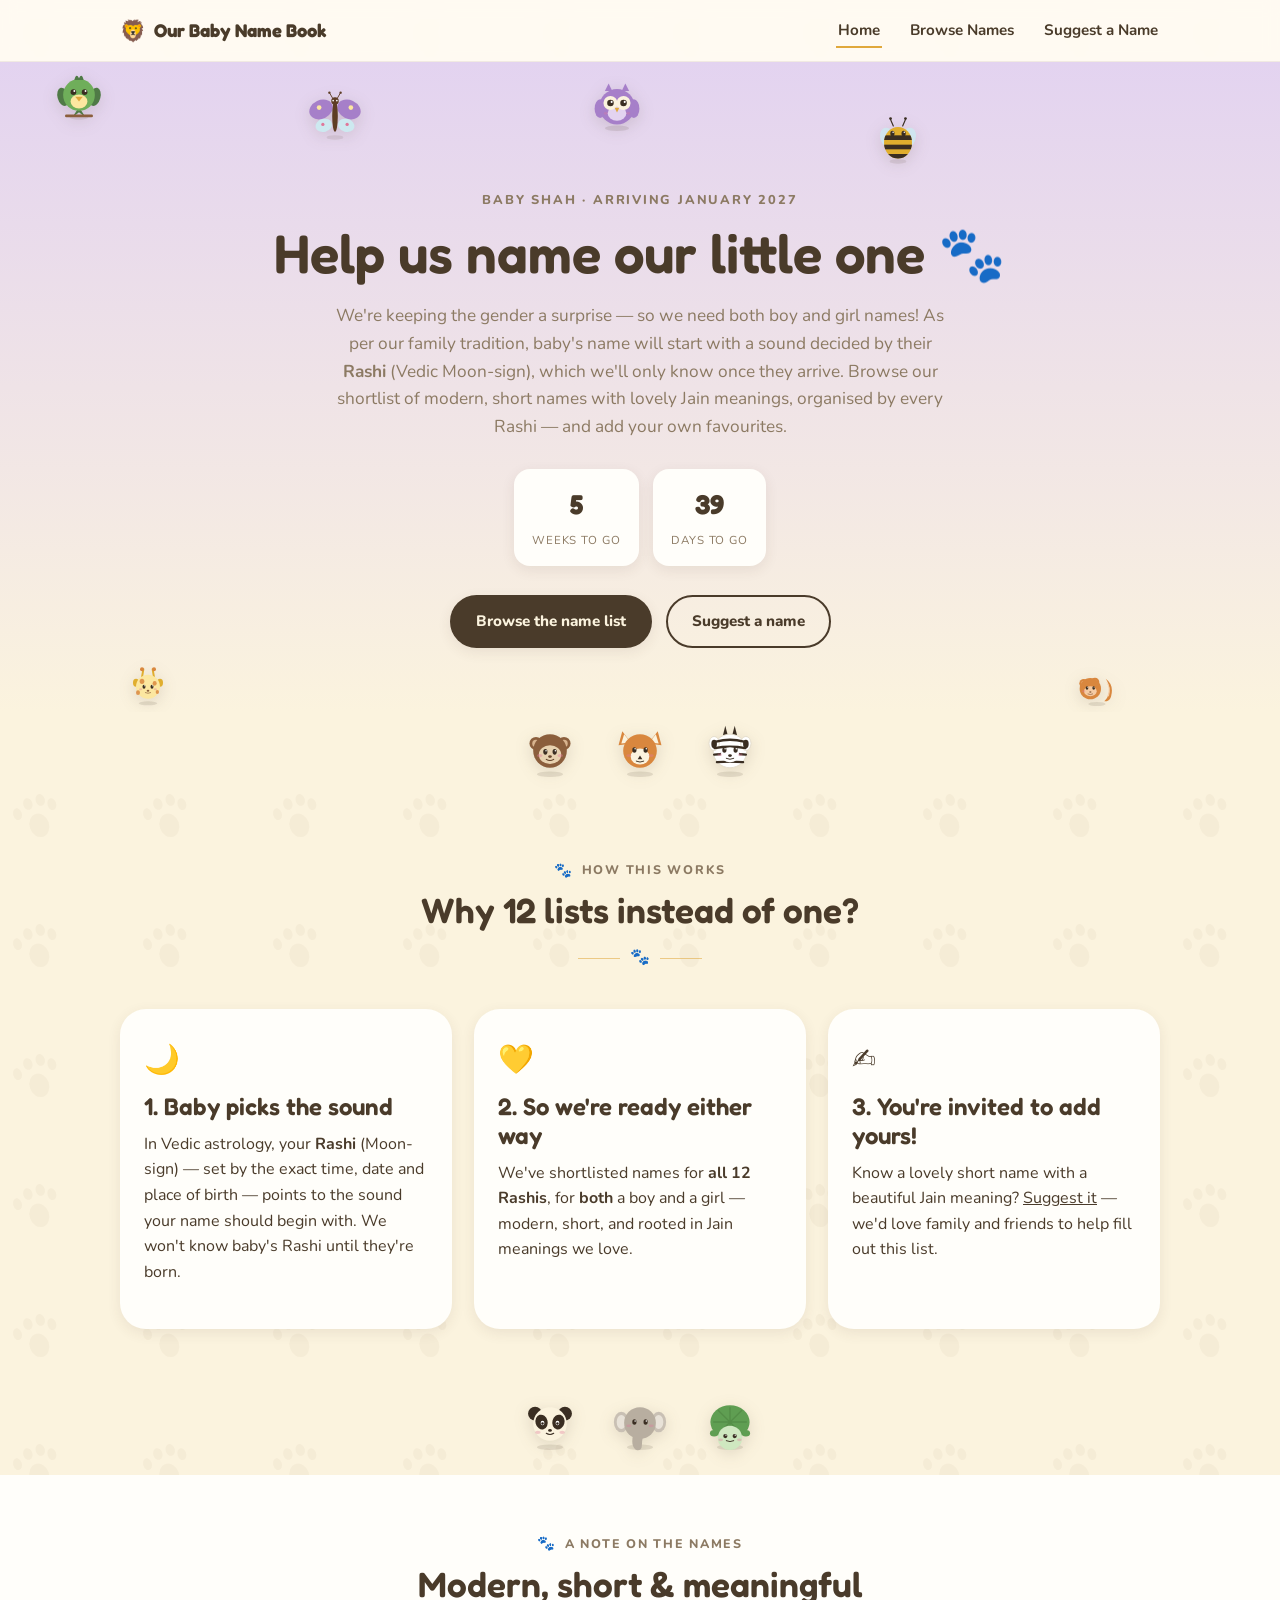
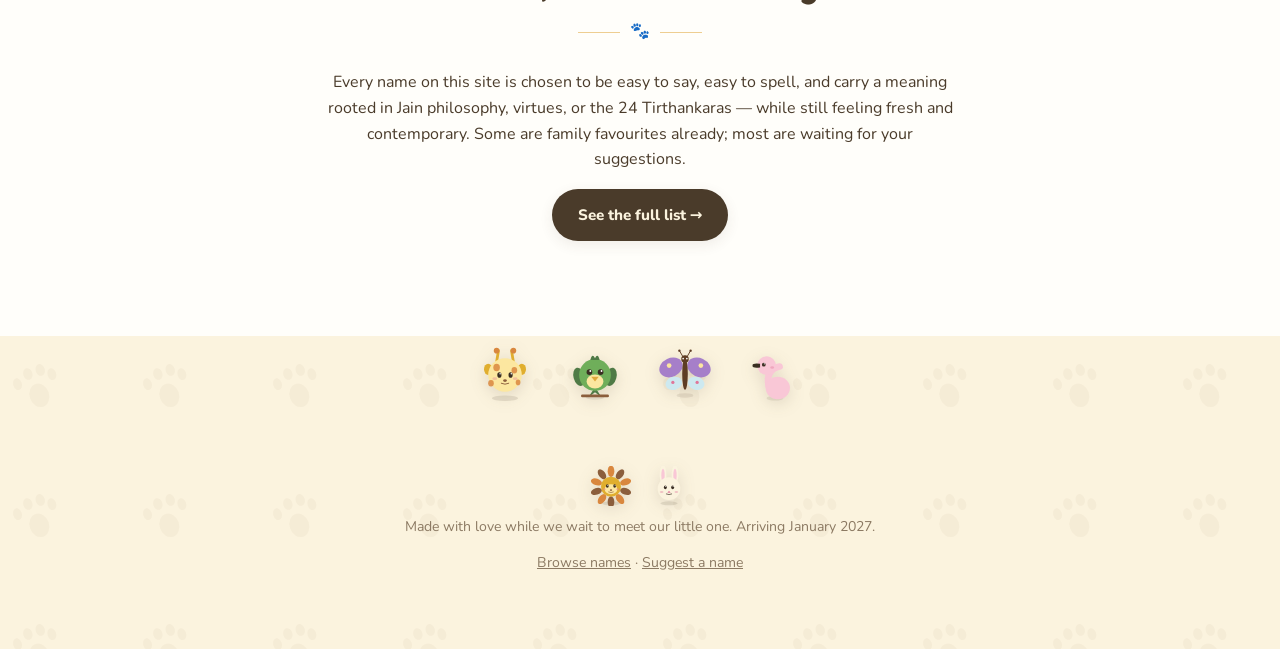
<file: index.html>
<!doctype html>
<html lang="en">
<head>
  <meta charset="UTF-8" />
  <meta name="viewport" content="width=device-width, initial-scale=1.0" />
  <title>Our Baby Name Book</title>
  <meta name="description" content="Help us pick our baby's name! A family &amp; friends name book, organised by Rashi, with modern names carrying Jain meanings." />
  <link rel="icon" href="data:image/svg+xml,<svg xmlns=%22http://www.w3.org/2000/svg%22 viewBox=%220 0 100 100%22><text y=%22.9em%22 font-size=%2290%22>🦁</text></svg>" />
  <link rel="preconnect" href="https://fonts.googleapis.com" />
  <link rel="preconnect" href="https://fonts.gstatic.com" crossorigin />
  <link href="https://fonts.googleapis.com/css2?family=Fredoka:wght@500;600;700&family=Nunito:wght@400;600;700;800&display=swap" rel="stylesheet" />
  <link rel="stylesheet" href="assets/css/style.css?v=11" />
</head>
<body class="accent-lavender">

  <nav class="site-nav">
    <div class="container">
      <a class="brand" href="index.html"><span class="brand-mark">🦁</span> Our Baby Name Book</a>
      <button class="nav-toggle" aria-label="Toggle navigation" aria-expanded="false">☰</button>
      <ul class="nav-links">
        <li><a href="index.html" aria-current="page">Home</a></li>
        <li><a href="names.html">Browse Names</a></li>
        <li><a href="suggest.html">Suggest a Name</a></li>
      </ul>
    </div>
  </nav>

  <header class="hero accent-wash">
    <span class="critter critter-peek idle-bounce" aria-hidden="true" style="top:4px; left:4%;" data-animal="bird"></span>
    <span class="critter critter-peek idle-sway" aria-hidden="true" style="top:26px; left:24%; animation-delay:0.6s;" data-animal="butterfly"></span>
    <span class="critter critter-peek idle-wiggle" aria-hidden="true" style="top:14px; left:46%; animation-delay:0.9s;" data-animal="owl"></span>
    <span class="critter critter-peek idle-bounce" aria-hidden="true" style="top:50px; left:68%; animation-delay:1.1s;" data-animal="bee"></span>
    <span class="critter critter-peek sm idle-bounce" aria-hidden="true" style="bottom:6px; left:10%; animation-delay:0.3s;" data-animal="giraffe"></span>
    <span class="critter critter-peek sm idle-sway" aria-hidden="true" style="bottom:4px; left:84%; animation-delay:1.4s;" data-animal="squirrel"></span>
    <div class="container">
      <div class="hero-kicker">Baby Shah · Arriving January 2027</div>
      <h1>Help us name our little one 🐾</h1>
      <p class="lede">
        We're keeping the gender a surprise — so we need both boy and girl names!
        As per our family tradition, baby's name will start with a sound decided by their
        <strong>Rashi</strong> (Vedic Moon-sign), which we'll only know once they arrive.
        Browse our shortlist of modern, short names with lovely Jain meanings, organised by every Rashi —
        and add your own favourites.
      </p>

      <div class="countdown" id="countdown">
        <div class="unit" data-unit="weeks"><span class="num">–</span><span class="label">Weeks to go</span></div>
        <div class="unit" data-unit="days"><span class="num">–</span><span class="label">Days to go</span></div>
      </div>

      <div class="hero-actions">
        <a class="btn btn-primary" href="names.html">Browse the name list</a>
        <a class="btn btn-ghost" href="suggest.html">Suggest a name</a>
      </div>
    </div>
  </header>

  <div class="critter-row" aria-hidden="true">
    <span class="critter idle-bounce" data-animal="monkey" style="animation-delay:0.2s;"></span>
    <span class="critter idle-sway" data-animal="fox" style="animation-delay:0.8s;"></span>
    <span class="critter idle-wiggle" data-animal="zebra" style="animation-delay:1.3s;"></span>
  </div>

  <section class="section">
    <div class="container">
      <div class="section-head">
        <div class="eyebrow">How this works</div>
        <h2>Why 12 lists instead of one?</h2>
        <div class="divider">🐾</div>
      </div>
      <div class="grid-3">
        <div class="card">
          <span class="icon">🌙</span>
          <h3>1. Baby picks the sound</h3>
          <p>In Vedic astrology, your <strong>Rashi</strong> (Moon-sign) — set by the exact time, date and place of birth — points to the sound your name should begin with. We won't know baby's Rashi until they're born.</p>
        </div>
        <div class="card">
          <span class="icon">💛</span>
          <h3>2. So we're ready either way</h3>
          <p>We've shortlisted names for <strong>all 12 Rashis</strong>, for <strong>both</strong> a boy and a girl — modern, short, and rooted in Jain meanings we love.</p>
        </div>
        <div class="card">
          <span class="icon">✍️</span>
          <h3>3. You're invited to add yours!</h3>
          <p>Know a lovely short name with a beautiful Jain meaning? <a href="suggest.html">Suggest it</a> — we'd love family and friends to help fill out this list.</p>
        </div>
      </div>
    </div>
  </section>

  <div class="critter-row" aria-hidden="true">
    <span class="critter idle-wiggle" data-animal="panda" style="animation-delay:0.4s;"></span>
    <span class="critter idle-bounce" data-animal="elephant" style="animation-delay:1s;"></span>
    <span class="critter idle-sway" data-animal="turtle" style="animation-delay:1.6s;"></span>
  </div>

  <section class="section section-alt">
    <div class="container">
      <div class="section-head">
        <div class="eyebrow">A note on the names</div>
        <h2>Modern, short &amp; meaningful</h2>
        <div class="divider">🐾</div>
        <p>
          Every name on this site is chosen to be easy to say, easy to spell, and carry a meaning
          rooted in Jain philosophy, virtues, or the 24 Tirthankaras — while still feeling fresh and
          contemporary. Some are family favourites already; most are waiting for your suggestions.
        </p>
        <a class="btn btn-primary" href="names.html">See the full list →</a>
      </div>
    </div>
  </section>

  <div class="critter-row" aria-hidden="true">
    <span class="critter idle-sway" data-animal="giraffe" style="animation-delay:0.1s;"></span>
    <span class="critter idle-bounce" data-animal="bird" style="animation-delay:0.7s;"></span>
    <span class="critter idle-wiggle" data-animal="butterfly" style="animation-delay:1.3s;"></span>
    <span class="critter idle-sway" data-animal="flamingo" style="animation-delay:1.9s;"></span>
  </div>

  <footer class="site-footer">
    <span class="footer-critters" aria-hidden="true">
      <span class="critter sm idle-bounce" data-animal="lion"></span>
      <span class="critter sm idle-sway" data-animal="rabbit" style="animation-delay:0.5s;"></span>
    </span>
    <p>Made with love while we wait to meet our little one. Arriving January 2027.</p>
    <p><a href="names.html">Browse names</a> · <a href="suggest.html">Suggest a name</a></p>
  </footer>

  <script src="assets/js/critters.js?v=11"></script>
  <script src="assets/js/main.js?v=11"></script>
  <script>
    startCountdown("countdown", new Date("2027-01-13T00:00:00"));
  </script>
</body>
</html>
</file>
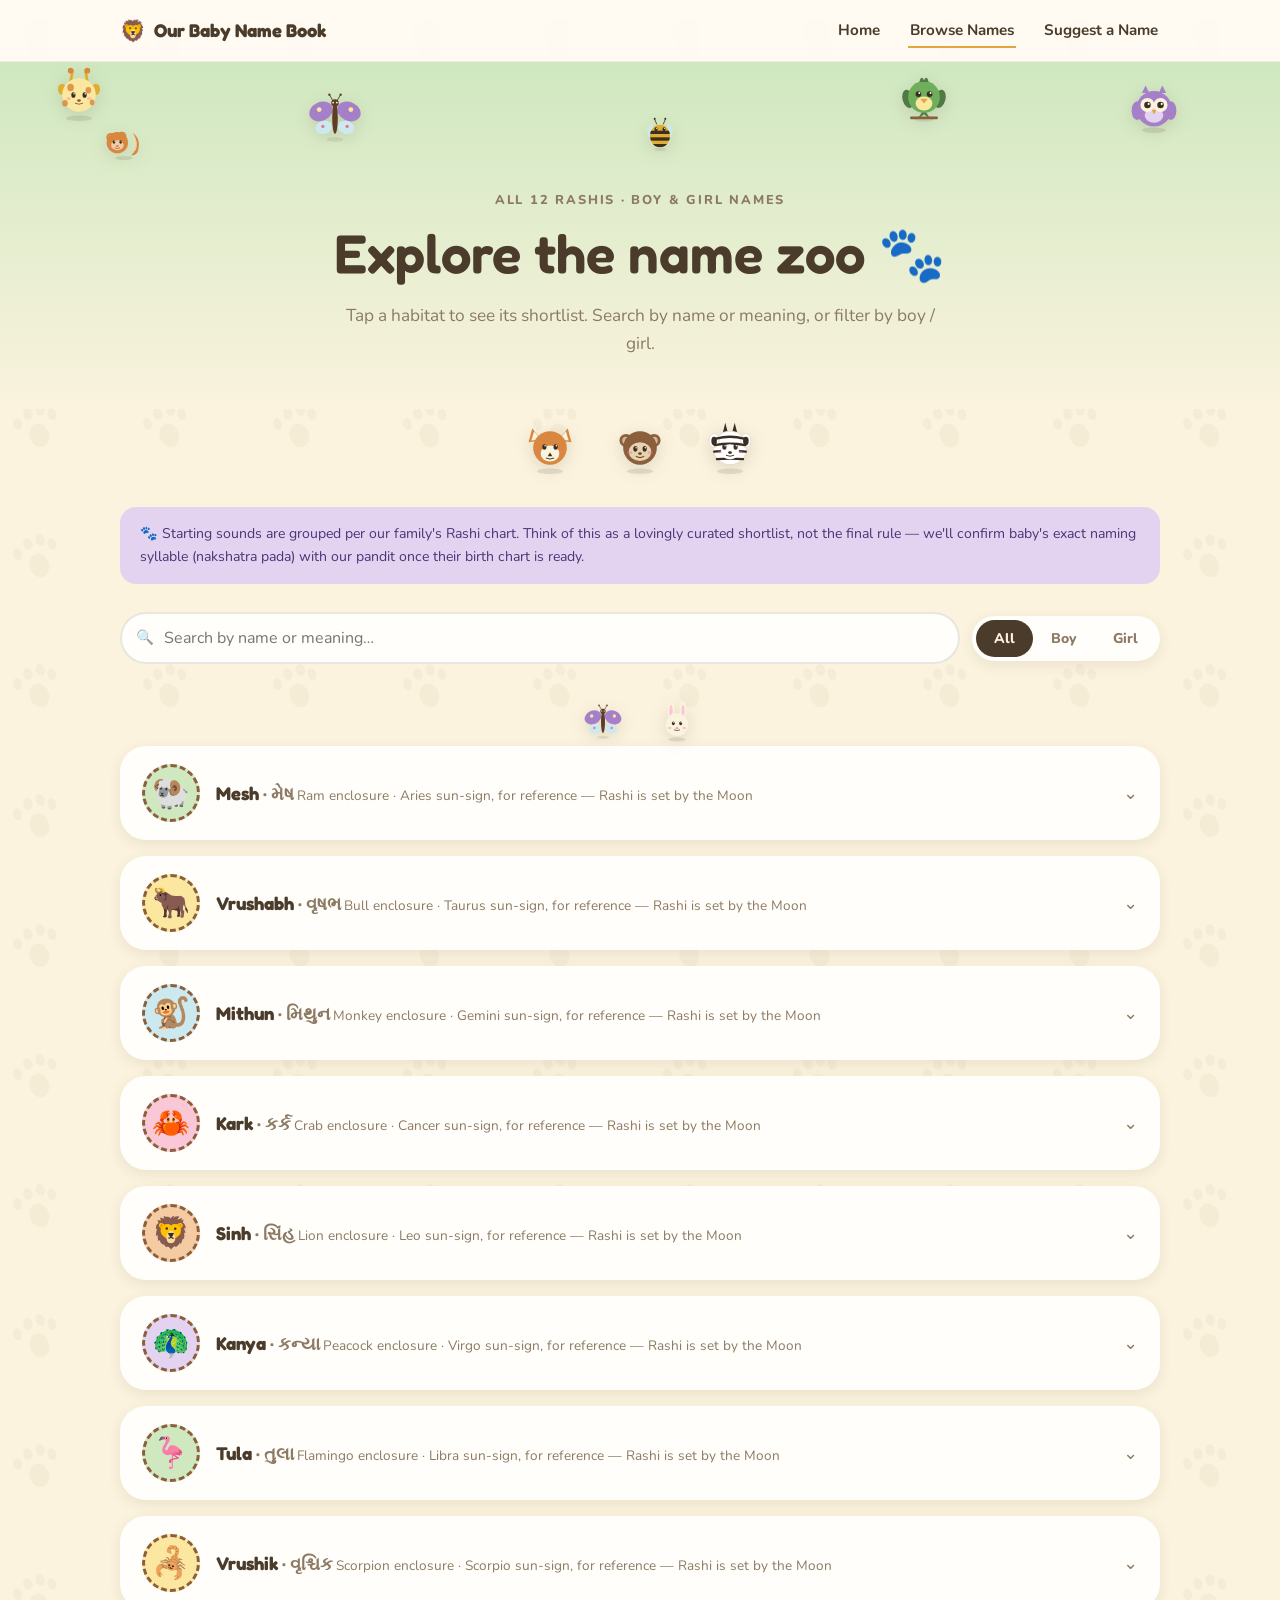
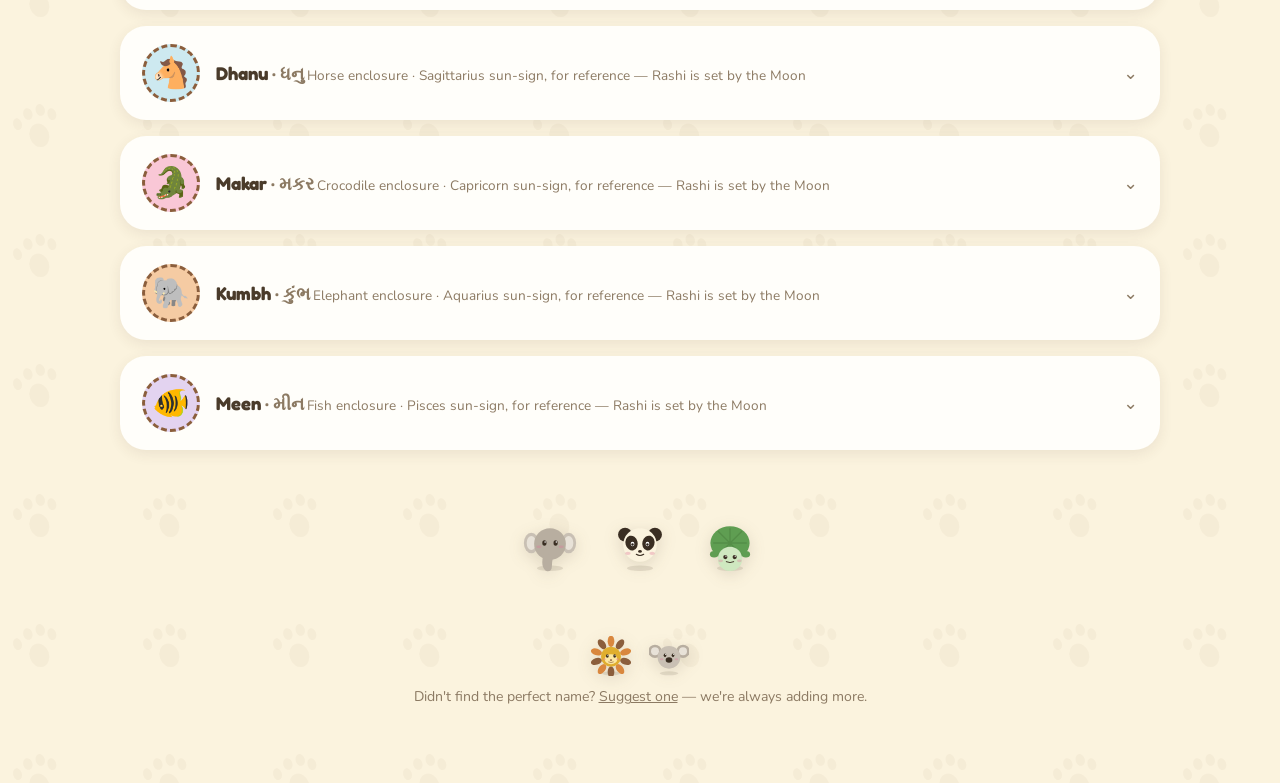
<file: names.html>
<!doctype html>
<html lang="en">
<head>
  <meta charset="UTF-8" />
  <meta name="viewport" content="width=device-width, initial-scale=1.0" />
  <title>Browse Names — Our Baby Name Book</title>
  <meta name="description" content="Browse modern, short baby names with Jain meanings, organised by all 12 Rashis, for both boys and girls." />
  <link rel="icon" href="data:image/svg+xml,<svg xmlns=%22http://www.w3.org/2000/svg%22 viewBox=%220 0 100 100%22><text y=%22.9em%22 font-size=%2290%22>🦁</text></svg>" />
  <link rel="preconnect" href="https://fonts.googleapis.com" />
  <link rel="preconnect" href="https://fonts.gstatic.com" crossorigin />
  <link href="https://fonts.googleapis.com/css2?family=Fredoka:wght@500;600;700&family=Nunito:wght@400;600;700;800&display=swap" rel="stylesheet" />
  <link rel="stylesheet" href="assets/css/style.css?v=11" />
</head>
<body class="accent-mint">

  <nav class="site-nav">
    <div class="container">
      <a class="brand" href="index.html"><span class="brand-mark">🦁</span> Our Baby Name Book</a>
      <button class="nav-toggle" aria-label="Toggle navigation" aria-expanded="false">☰</button>
      <ul class="nav-links">
        <li><a href="index.html">Home</a></li>
        <li><a href="names.html" aria-current="page">Browse Names</a></li>
        <li><a href="suggest.html">Suggest a Name</a></li>
      </ul>
    </div>
  </nav>

  <header class="hero accent-wash" style="padding-bottom: 24px;">
    <span class="critter critter-peek idle-bounce" aria-hidden="true" style="top:4px; left:4%;" data-animal="giraffe"></span>
    <span class="critter critter-peek idle-wiggle" aria-hidden="true" style="top:28px; left:24%; animation-delay:0.5s;" data-animal="butterfly"></span>
    <span class="critter critter-peek idle-sway" aria-hidden="true" style="top:6px; left:70%; animation-delay:1s;" data-animal="bird"></span>
    <span class="critter critter-peek sm idle-bounce" aria-hidden="true" style="top:52px; left:50%; animation-delay:1.4s;" data-animal="bee"></span>
    <span class="critter critter-peek idle-wiggle" aria-hidden="true" style="top:16px; left:88%; animation-delay:1.7s;" data-animal="owl"></span>
    <span class="critter critter-peek sm idle-sway" aria-hidden="true" style="top:60px; left:8%; animation-delay:2.1s;" data-animal="squirrel"></span>
    <div class="container">
      <div class="hero-kicker">All 12 Rashis · Boy &amp; Girl names</div>
      <h1>Explore the name zoo 🐾</h1>
      <p class="lede">Tap a habitat to see its shortlist. Search by name or meaning, or filter by boy / girl.</p>
    </div>
  </header>

  <div class="critter-row" aria-hidden="true">
    <span class="critter idle-sway" data-animal="fox" style="animation-delay:0.2s;"></span>
    <span class="critter idle-bounce" data-animal="monkey" style="animation-delay:0.9s;"></span>
    <span class="critter idle-wiggle" data-animal="zebra" style="animation-delay:1.5s;"></span>
  </div>

  <section class="section" style="padding-top: 8px;">
    <div class="container">
      <div class="disclaimer">
        🐾 Starting sounds are grouped per our family's Rashi chart. Think of this as a lovingly
        curated shortlist, not the final rule — we'll confirm baby's exact naming syllable
        (nakshatra pada) with our pandit once their birth chart is ready.
      </div>

      <div class="toolbar">
        <div class="search-box">
          <input type="search" id="name-search" placeholder="Search by name or meaning…" />
        </div>
        <div class="gender-toggle">
          <button data-gender="both" class="active">All</button>
          <button data-gender="boy">Boy</button>
          <button data-gender="girl">Girl</button>
        </div>
      </div>

      <div class="critter-row" aria-hidden="true" style="padding: 12px 0 4px;">
        <span class="critter sm idle-wiggle" data-animal="butterfly"></span>
        <span class="critter sm idle-bounce" data-animal="rabbit" style="animation-delay:0.5s;"></span>
      </div>

      <div class="rashi-list" id="rashi-list">
        <p class="empty-state">Loading names…</p>
      </div>
    </div>
  </section>

  <div class="critter-row" aria-hidden="true">
    <span class="critter idle-bounce" data-animal="elephant" style="animation-delay:0.3s;"></span>
    <span class="critter idle-sway" data-animal="panda" style="animation-delay:1.1s;"></span>
    <span class="critter idle-wiggle" data-animal="turtle" style="animation-delay:1.7s;"></span>
  </div>

  <footer class="site-footer">
    <span class="footer-critters" aria-hidden="true">
      <span class="critter sm idle-bounce" data-animal="lion"></span>
      <span class="critter sm idle-wiggle" data-animal="koala" style="animation-delay:0.4s;"></span>
    </span>
    <p>Didn't find the perfect name? <a href="suggest.html">Suggest one</a> — we're always adding more.</p>
  </footer>

  <script src="assets/js/critters.js?v=11"></script>
  <script src="assets/js/main.js?v=11"></script>
</body>
</html>
</file>
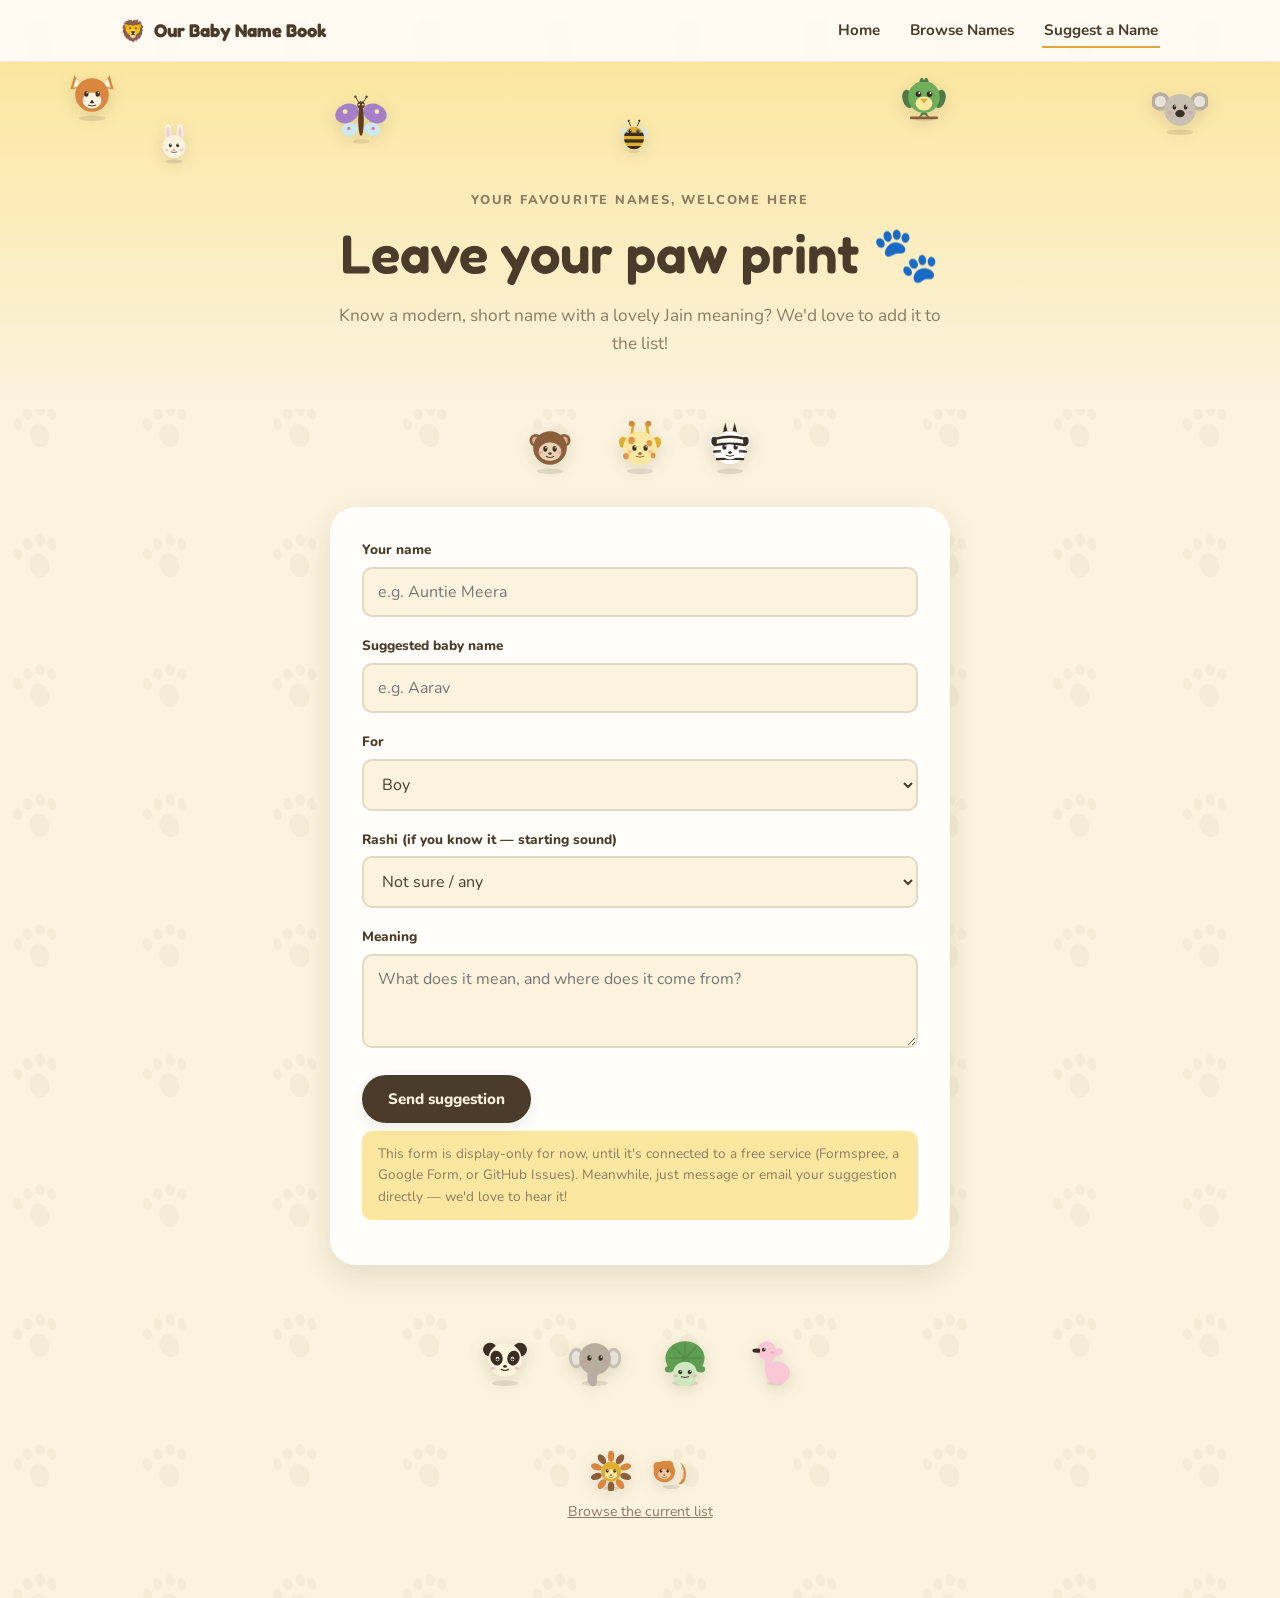
<file: suggest.html>
<!doctype html>
<html lang="en">
<head>
  <meta charset="UTF-8" />
  <meta name="viewport" content="width=device-width, initial-scale=1.0" />
  <title>Suggest a Name — Our Baby Name Book</title>
  <meta name="description" content="Suggest a modern baby name with a Jain meaning for our little one." />
  <link rel="icon" href="data:image/svg+xml,<svg xmlns=%22http://www.w3.org/2000/svg%22 viewBox=%220 0 100 100%22><text y=%22.9em%22 font-size=%2290%22>🦁</text></svg>" />
  <link rel="preconnect" href="https://fonts.googleapis.com" />
  <link rel="preconnect" href="https://fonts.gstatic.com" crossorigin />
  <link href="https://fonts.googleapis.com/css2?family=Fredoka:wght@500;600;700&family=Nunito:wght@400;600;700;800&display=swap" rel="stylesheet" />
  <link rel="stylesheet" href="assets/css/style.css?v=11" />
</head>
<body class="accent-butter">

  <nav class="site-nav">
    <div class="container">
      <a class="brand" href="index.html"><span class="brand-mark">🦁</span> Our Baby Name Book</a>
      <button class="nav-toggle" aria-label="Toggle navigation" aria-expanded="false">☰</button>
      <ul class="nav-links">
        <li><a href="index.html">Home</a></li>
        <li><a href="names.html">Browse Names</a></li>
        <li><a href="suggest.html" aria-current="page">Suggest a Name</a></li>
      </ul>
    </div>
  </nav>

  <header class="hero accent-wash" style="padding-bottom: 24px;">
    <span class="critter critter-peek idle-wiggle" aria-hidden="true" style="top:4px; left:5%;" data-animal="fox"></span>
    <span class="critter critter-peek idle-bounce" aria-hidden="true" style="top:30px; left:26%; animation-delay:0.5s;" data-animal="butterfly"></span>
    <span class="critter critter-peek idle-sway" aria-hidden="true" style="top:6px; left:70%; animation-delay:1s;" data-animal="bird"></span>
    <span class="critter critter-peek sm idle-wiggle" aria-hidden="true" style="top:54px; left:48%; animation-delay:1.5s;" data-animal="bee"></span>
    <span class="critter critter-peek idle-sway" aria-hidden="true" style="top:18px; left:90%; animation-delay:1.8s;" data-animal="koala"></span>
    <span class="critter critter-peek sm idle-bounce" aria-hidden="true" style="top:62px; left:12%; animation-delay:2.2s;" data-animal="rabbit"></span>
    <div class="container">
      <div class="hero-kicker">Your favourite names, welcome here</div>
      <h1>Leave your paw print 🐾</h1>
      <p class="lede">Know a modern, short name with a lovely Jain meaning? We'd love to add it to the list!</p>
    </div>
  </header>

  <div class="critter-row" aria-hidden="true">
    <span class="critter idle-bounce" data-animal="monkey" style="animation-delay:0.2s;"></span>
    <span class="critter idle-sway" data-animal="giraffe" style="animation-delay:0.9s;"></span>
    <span class="critter idle-wiggle" data-animal="zebra" style="animation-delay:1.4s;"></span>
  </div>

  <section class="section" style="padding-top:8px;">
    <div class="container">
      <!-- HOW TO MAKE THIS FORM WORK:
           GitHub Pages can't process form submissions on its own. Easiest options:
           1) Formspree (free): create a form at formspree.io and set the action below to
              action="https://formspree.io/f/XXXXXXX" method="POST"
           2) Google Form: swap this section for an embedded Google Form iframe.
           3) GitHub Issues: link a pre-filled "New Issue" URL instead of a form, and
              (optionally) a GitHub Action to append accepted issues into
              assets/data/names.json automatically.
           Until then, this form is display-only. See CLAUDE.md for the plan. -->
      <form class="form" action="#" method="POST">
        <div class="form-row">
          <label for="your-name">Your name</label>
          <input type="text" id="your-name" name="your-name" placeholder="e.g. Auntie Meera" />
        </div>
        <div class="form-row">
          <label for="suggested-name">Suggested baby name</label>
          <input type="text" id="suggested-name" name="suggested-name" placeholder="e.g. Aarav" required />
        </div>
        <div class="form-row">
          <label for="gender">For</label>
          <select id="gender" name="gender">
            <option value="boy">Boy</option>
            <option value="girl">Girl</option>
            <option value="either">Either</option>
          </select>
        </div>
        <div class="form-row">
          <label for="rashi">Rashi (if you know it — starting sound)</label>
          <select id="rashi" name="rashi">
            <option value="">Not sure / any</option>
            <option>Mesh (Aries) — A, L, E, I</option>
            <option>Vrushabh (Taurus) — B, V, U</option>
            <option>Mithun (Gemini) — Ka, Gha, Chha</option>
            <option>Kark (Cancer) — Da, Ha</option>
            <option>Sinh (Leo) — Ma, Ta</option>
            <option>Kanya (Virgo) — Pa, Tha, Na</option>
            <option>Tula (Libra) — Ra, Ta</option>
            <option>Vrushik (Scorpio) — Na, Ya</option>
            <option>Dhanu (Sagittarius) — Bha, Dha, Pha</option>
            <option>Makar (Capricorn) — Kha, Ja</option>
            <option>Kumbh (Aquarius) — Ga, Sa, Sha</option>
            <option>Meen (Pisces) — Da, Cha, Tha, Jha</option>
          </select>
        </div>
        <div class="form-row">
          <label for="meaning">Meaning</label>
          <textarea id="meaning" name="meaning" rows="3" placeholder="What does it mean, and where does it come from?"></textarea>
        </div>
        <button class="btn btn-primary" type="submit">Send suggestion</button>
        <p class="form-note">This form is display-only for now, until it's connected to a free service (Formspree, a Google Form, or GitHub Issues). Meanwhile, just message or email your suggestion directly — we'd love to hear it!</p>
      </form>
    </div>
  </section>

  <div class="critter-row" aria-hidden="true">
    <span class="critter idle-wiggle" data-animal="panda" style="animation-delay:0.4s;"></span>
    <span class="critter idle-bounce" data-animal="elephant" style="animation-delay:1.2s;"></span>
    <span class="critter idle-sway" data-animal="turtle" style="animation-delay:1.8s;"></span>
    <span class="critter idle-wiggle" data-animal="flamingo" style="animation-delay:2.3s;"></span>
  </div>

  <footer class="site-footer">
    <span class="footer-critters" aria-hidden="true">
      <span class="critter sm idle-bounce" data-animal="lion"></span>
      <span class="critter sm idle-sway" data-animal="squirrel" style="animation-delay:0.6s;"></span>
    </span>
    <p><a href="names.html">Browse the current list</a></p>
  </footer>

  <script src="assets/js/critters.js?v=11"></script>
  <script src="assets/js/main.js?v=11"></script>
</body>
</html>
</file>
<file: assets/css/style.css>
/* =========================================================
   Baby Names Site — shared design system
   Theme: pastel zoo / safari — each Rashi is a little "habitat"
   for its zodiac animal. Playful, warm, still soft & gender-neutral.
   ========================================================= */

:root {
  /* base */
  --cream: #FBF3DE;
  --paper: #FFFEFA;
  --ink: #4A3B2A;
  --ink-soft: #8C7A63;

  /* pastel family (light / deep) — jungle green, savanna yellow,
     terracotta, sky blue, flamingo pink, orchid purple */
  --mint: #CFE8C0;      --mint-deep: #5F9E52;   /* leaf green */
  --lavender: #E3D3F0;  --lavender-deep: #A67FC9; /* jungle orchid */
  --butter: #FCE7A0;    --butter-deep: #E0AE2E;  /* savanna yellow */
  --peach: #F5CBA3;     --peach-deep: #D9873E;   /* terracotta / tan */
  --sky: #CDE9F0;       --sky-deep: #5FA9C4;     /* watering-hole blue */
  --blush: #F9C7D6;     --blush-deep: #E0779A;   /* flamingo pink */

  --gold: #E0A83C;
  --wood: #8B5E3C;      --wood-deep: #5E3D24;   /* signpost brown */

  --radius-sm: 10px;
  --radius-md: 16px;
  --radius-lg: 26px;

  --shadow: 0 10px 30px rgba(74, 59, 42, 0.12);
  --shadow-sm: 0 4px 14px rgba(74, 59, 42, 0.09);

  --font-display: "Fredoka", "Baloo 2", system-ui, sans-serif;
  --font-body: "Nunito", system-ui, -apple-system, sans-serif;
}

* { box-sizing: border-box; }
html { scroll-behavior: smooth; }

/* a faint site-wide paw-print trail — animals have "walked through" */
body {
  margin: 0;
  background-color: var(--cream);
  background-image: url("data:image/svg+xml,%3Csvg xmlns='http://www.w3.org/2000/svg' width='120' height='120' viewBox='0 0 120 120'%3E%3Cg fill='%238B5E3C' fill-opacity='0.05' transform='translate(20 24) rotate(-18)'%3E%3Cellipse cx='10' cy='22' rx='9' ry='11'/%3E%3Cellipse cx='-6' cy='6' rx='4' ry='5.5'/%3E%3Cellipse cx='6' cy='0' rx='4.2' ry='5.5'/%3E%3Cellipse cx='18' cy='0' rx='4.2' ry='5.5'/%3E%3Cellipse cx='27' cy='7' rx='4' ry='5.5'/%3E%3C/g%3E%3C/svg%3E");
  background-repeat: repeat;
  background-size: 130px 130px;
  color: var(--ink);
  font-family: var(--font-body);
  line-height: 1.6;
  -webkit-font-smoothing: antialiased;
}

img { max-width: 100%; display: block; }

a { color: inherit; }

h1, h2, h3, h4 {
  font-family: var(--font-display);
  font-weight: 600;
  margin: 0 0 0.4em;
  line-height: 1.2;
}

h1 { font-size: clamp(2.1rem, 5vw, 3.4rem); }
h2 { font-size: clamp(1.5rem, 3.4vw, 2.2rem); }
h3 { font-size: clamp(1.15rem, 2.4vw, 1.5rem); }

p { margin: 0 0 1em; }

.container {
  width: 100%;
  max-width: 1080px;
  margin: 0 auto;
  padding: 0 20px;
}

/* -------------------- accent per page -------------------- */
body.accent-mint     .accent-wash { background: linear-gradient(180deg, var(--mint) 0%, var(--cream) 100%); }
body.accent-lavender .accent-wash { background: linear-gradient(180deg, var(--lavender) 0%, var(--cream) 100%); }
body.accent-butter   .accent-wash { background: linear-gradient(180deg, var(--butter) 0%, var(--cream) 100%); }
body.accent-peach    .accent-wash { background: linear-gradient(180deg, var(--peach) 0%, var(--cream) 100%); }
body.accent-sky      .accent-wash { background: linear-gradient(180deg, var(--sky) 0%, var(--cream) 100%); }
body.accent-blush    .accent-wash { background: linear-gradient(180deg, var(--blush) 0%, var(--cream) 100%); }

/* -------------------- eyebrow / dividers -------------------- */
.eyebrow {
  display: inline-flex;
  align-items: center;
  gap: 8px;
  font-family: var(--font-body);
  font-weight: 800;
  letter-spacing: 0.14em;
  text-transform: uppercase;
  font-size: 0.78rem;
  color: var(--ink-soft);
  margin-bottom: 0.6em;
}
.eyebrow::before { content: "🐾"; font-size: 0.9rem; }

.divider {
  display: flex;
  align-items: center;
  justify-content: center;
  gap: 10px;
  margin: 0.4em 0 1.6em;
  color: var(--gold);
}
.divider::before, .divider::after {
  content: "";
  height: 1px;
  width: 42px;
  background: var(--gold);
  opacity: 0.55;
}

.section-head { text-align: center; max-width: 640px; margin: 0 auto 2.4rem; }

/* -------------------- nav -------------------- */
.site-nav {
  position: sticky;
  top: 0;
  z-index: 50;
  background: rgba(255, 251, 243, 0.92);
  backdrop-filter: blur(8px);
  border-bottom: 1px solid rgba(74, 59, 42, 0.08);
}
.site-nav .container {
  display: flex;
  align-items: center;
  justify-content: space-between;
  padding-top: 14px;
  padding-bottom: 14px;
}
.brand {
  font-family: var(--font-display);
  font-weight: 700;
  font-size: 1.15rem;
  text-decoration: none;
  display: flex;
  align-items: center;
  gap: 8px;
}
.brand-mark { font-size: 1.3rem; }

.nav-links {
  display: flex;
  gap: 26px;
  list-style: none;
  margin: 0;
  padding: 0;
}
.nav-links a {
  text-decoration: none;
  font-weight: 700;
  font-size: 0.95rem;
  color: var(--ink);
  padding: 6px 2px;
  border-bottom: 2px solid transparent;
  transition: border-color 0.2s ease, color 0.2s ease;
}
.nav-links a:hover,
.nav-links a[aria-current="page"] {
  border-color: var(--gold);
  color: var(--ink);
}

.nav-toggle {
  display: none;
  background: none;
  border: none;
  font-size: 1.6rem;
  cursor: pointer;
  color: var(--ink);
  padding: 4px 8px;
}

@media (max-width: 720px) {
  .nav-toggle { display: block; }
  .nav-links {
    position: absolute;
    top: 100%;
    left: 0;
    right: 0;
    background: var(--paper);
    flex-direction: column;
    gap: 0;
    padding: 6px 20px 14px;
    box-shadow: var(--shadow-sm);
    display: none;
  }
  .nav-links.open { display: flex; }
  .nav-links a { display: block; padding: 12px 4px; border-bottom: 1px solid rgba(74,59,42,0.08); }
}

/* -------------------- hero -------------------- */
.hero {
  padding: 128px 0 64px;
  text-align: center;
  position: relative;
  overflow: hidden;
}
@media (max-width: 640px) {
  .hero { padding-top: 96px; }
}
.hero .container { position: relative; z-index: 1; }
.hero-kicker {
  font-weight: 800;
  letter-spacing: 0.14em;
  text-transform: uppercase;
  font-size: 0.8rem;
  color: var(--ink-soft);
  margin-bottom: 10px;
}
.hero h1 { margin-bottom: 0.3em; }
.hero .lede {
  max-width: 620px;
  margin: 0 auto 1.6em;
  font-size: 1.08rem;
  color: var(--ink-soft);
}
.hero-actions {
  display: flex;
  gap: 14px;
  justify-content: center;
  flex-wrap: wrap;
}

/* =========================================================
   Critters — hand-drawn cartoon animals (see critters.js), animated
   gently IN PLACE (bounce / sway / blink) rather than travelling across
   the screen. A `.critter` is a fixed-size box that critters.js fills
   with inline SVG on load; a `.critter-eyes` group inside that SVG gets
   the shared blink animation automatically.

   Two placement contexts:
   - `.critter-row` — an ordinary flex row in normal document flow
     (between/within sections). Can't overlap text by construction.
   - `.critter-peek` — absolutely positioned inside the hero, so it has
     to follow the same safe-offset rule as the old .zoo-peek did: use
     fixed pixel top/bottom offsets (never a percentage — hero height
     varies with how the copy wraps) and keep offset + the critter's own
     size inside the hero's own padding band (128px top / 64px bottom,
     96px/24px on the two shorter heroes).
   ========================================================= */
.critter {
  display: inline-block;
  width: 56px;
  height: 56px;
  filter: drop-shadow(0 4px 8px rgba(74, 59, 42, 0.15));
}
.critter svg { width: 100%; height: 100%; display: block; }
.critter.sm { width: 40px; height: 40px; }

.critter-row {
  display: flex;
  justify-content: center;
  align-items: center;
  flex-wrap: wrap;
  gap: 34px;
  padding: 10px 20px 24px;
}
@media (max-width: 640px) {
  .critter { width: 42px; height: 42px; }
  .critter.sm { width: 32px; height: 32px; }
  .critter-row { gap: 22px; padding: 6px 14px 18px; }
}

.critter-peek {
  position: absolute;
  z-index: 0;
  pointer-events: none;
}

/* idle motions — mix and match across instances so the row doesn't move
   in unison; vary animation-delay per instance for the same reason */
.idle-bounce { animation: idle-bounce 2.3s ease-in-out infinite; }
.idle-sway   { animation: idle-sway 3s ease-in-out infinite; transform-origin: 50% 90%; }
.idle-wiggle { animation: idle-wiggle 2.1s ease-in-out infinite; }

@keyframes idle-bounce {
  0%, 100% { transform: translateY(0); }
  50%      { transform: translateY(-9px); }
}
@keyframes idle-sway {
  0%, 100% { transform: rotate(-7deg); }
  50%      { transform: rotate(7deg); }
}
@keyframes idle-wiggle {
  0%, 100% { transform: rotate(0deg) translateY(0); }
  25%      { transform: rotate(-5deg) translateY(-2px); }
  75%      { transform: rotate(5deg) translateY(-2px); }
}

/* blink — targets the eyes group injected inside the SVG. transform-box
   makes the scale happen around the eyes' own centre, not the SVG's
   corner, so it reads as a blink and not a squish. */
.critter-eyes {
  transform-box: fill-box;
  transform-origin: center;
  animation: blink 4.6s ease-in-out infinite;
}
@keyframes blink {
  0%, 92%, 100% { transform: scaleY(1); }
  96%           { transform: scaleY(0.12); }
}

@media (prefers-reduced-motion: reduce) {
  .idle-bounce, .idle-sway, .idle-wiggle, .critter-eyes { animation: none; }
}

/* -------------------- buttons -------------------- */
.btn {
  display: inline-flex;
  align-items: center;
  gap: 8px;
  padding: 12px 24px;
  border-radius: 999px;
  font-family: var(--font-body);
  font-weight: 800;
  font-size: 0.95rem;
  text-decoration: none;
  border: 2px solid transparent;
  cursor: pointer;
  transition: transform 0.15s ease, box-shadow 0.15s ease;
}
.btn:hover { transform: translateY(-2px); }
.btn-primary {
  background: var(--ink);
  color: var(--cream);
  box-shadow: var(--shadow-sm);
}
.btn-ghost {
  background: transparent;
  color: var(--ink);
  border-color: var(--ink);
}

/* -------------------- countdown -------------------- */
.countdown {
  display: flex;
  gap: 14px;
  justify-content: center;
  flex-wrap: wrap;
  margin: 1.8em 0;
}
.countdown .unit {
  background: var(--paper);
  border-radius: var(--radius-md);
  box-shadow: var(--shadow-sm);
  padding: 14px 18px;
  min-width: 82px;
  text-align: center;
}
.countdown .num {
  font-family: var(--font-display);
  font-size: 1.7rem;
  font-weight: 700;
  color: var(--ink);
  display: block;
}
.countdown .label {
  font-size: 0.72rem;
  letter-spacing: 0.08em;
  text-transform: uppercase;
  color: var(--ink-soft);
}

/* -------------------- generic sections -------------------- */
.section { padding: 56px 0; position: relative; }
.section-alt { background: var(--paper); }

.grid-3 {
  display: grid;
  grid-template-columns: repeat(3, 1fr);
  gap: 22px;
}
@media (max-width: 820px) { .grid-3 { grid-template-columns: 1fr; } }

.card {
  background: var(--paper);
  border-radius: var(--radius-lg);
  padding: 28px 24px;
  box-shadow: var(--shadow-sm);
  text-align: left;
}
.card .icon { font-size: 1.8rem; margin-bottom: 10px; display: block; }

/* -------------------- Rashi accordion (names.html) -------------------- */
.toolbar {
  display: flex;
  gap: 12px;
  flex-wrap: wrap;
  align-items: center;
  justify-content: space-between;
  margin-bottom: 26px;
}
.search-box {
  flex: 1 1 260px;
  position: relative;
}
.search-box input {
  width: 100%;
  padding: 13px 18px 13px 42px;
  border-radius: 999px;
  border: 2px solid rgba(74,59,42,0.12);
  background: var(--paper);
  font-family: var(--font-body);
  font-size: 1rem;
  color: var(--ink);
}
.search-box input:focus {
  outline: none;
  border-color: var(--gold);
}
.search-box::before {
  content: "🔍";
  position: absolute;
  left: 16px;
  top: 50%;
  transform: translateY(-50%);
  font-size: 0.9rem;
  opacity: 0.6;
}

.gender-toggle {
  display: inline-flex;
  background: var(--paper);
  border-radius: 999px;
  padding: 4px;
  box-shadow: var(--shadow-sm);
}
.gender-toggle button {
  border: none;
  background: transparent;
  padding: 9px 18px;
  border-radius: 999px;
  font-family: var(--font-body);
  font-weight: 800;
  font-size: 0.88rem;
  cursor: pointer;
  color: var(--ink-soft);
}
.gender-toggle button.active {
  background: var(--ink);
  color: var(--cream);
}

.rashi-list { display: flex; flex-direction: column; gap: 16px; }

.rashi-card {
  background: var(--paper);
  border-radius: var(--radius-lg);
  box-shadow: var(--shadow-sm);
  overflow: hidden;
}
.rashi-head {
  width: 100%;
  display: flex;
  align-items: center;
  gap: 16px;
  padding: 18px 22px;
  background: none;
  border: none;
  cursor: pointer;
  text-align: left;
  font-family: var(--font-body);
}
.rashi-symbol {
  font-size: 1.9rem;
  width: 58px;
  height: 58px;
  display: flex;
  align-items: center;
  justify-content: center;
  border-radius: 50%;
  background: var(--mint);
  border: 3px dashed var(--wood);
  flex-shrink: 0;
  transition: transform 0.2s ease;
}
.rashi-head:hover .rashi-symbol { transform: rotate(-6deg) scale(1.06); }

/* each "enclosure" gets a different habitat colour, zoo-map style */
.rashi-card:nth-of-type(6n+1) .rashi-symbol { background: var(--mint); }
.rashi-card:nth-of-type(6n+2) .rashi-symbol { background: var(--butter); }
.rashi-card:nth-of-type(6n+3) .rashi-symbol { background: var(--sky); }
.rashi-card:nth-of-type(6n+4) .rashi-symbol { background: var(--blush); }
.rashi-card:nth-of-type(6n+5) .rashi-symbol { background: var(--peach); }
.rashi-card:nth-of-type(6n+6) .rashi-symbol { background: var(--lavender); }
.rashi-titles { flex: 1; }
.rashi-titles .name {
  font-family: var(--font-display);
  font-weight: 700;
  font-size: 1.15rem;
  color: var(--ink);
}
.rashi-titles .meta {
  font-size: 0.85rem;
  color: var(--ink-soft);
}
.rashi-chevron {
  font-size: 1.1rem;
  color: var(--ink-soft);
  transition: transform 0.2s ease;
  flex-shrink: 0;
}
.rashi-card.open .rashi-chevron { transform: rotate(180deg); }

.rashi-body {
  display: none;
  padding: 0 22px 24px;
}
.rashi-card.open .rashi-body { display: block; }

.letters-hint {
  font-size: 0.82rem;
  color: var(--ink-soft);
  margin-bottom: 14px;
}
.letters-hint .chip {
  display: inline-block;
  background: var(--butter);
  color: var(--ink);
  border-radius: 999px;
  padding: 2px 10px;
  font-weight: 800;
  font-size: 0.76rem;
  margin-right: 4px;
}

.name-group h4 {
  font-size: 0.78rem;
  letter-spacing: 0.1em;
  text-transform: uppercase;
  color: var(--ink-soft);
  margin: 18px 0 10px;
}
.name-group:first-of-type h4 { margin-top: 4px; }

.name-cards {
  display: grid;
  grid-template-columns: repeat(auto-fill, minmax(230px, 1fr));
  gap: 12px;
}

.name-card {
  border: 1.5px solid rgba(74,59,42,0.10);
  border-radius: var(--radius-md);
  padding: 14px 16px;
}
.name-card .nm-row {
  display: flex;
  align-items: center;
  justify-content: space-between;
  gap: 8px;
  margin-bottom: 2px;
}
.name-card .nm {
  font-family: var(--font-display);
  font-weight: 700;
  font-size: 1.08rem;
}

.pronounce-btn {
  flex-shrink: 0;
  width: 30px;
  height: 30px;
  border-radius: 50%;
  border: none;
  background: var(--mint);
  font-size: 0.92rem;
  line-height: 1;
  display: inline-flex;
  align-items: center;
  justify-content: center;
  cursor: pointer;
  transition: transform 0.15s ease, background 0.15s ease;
}
.pronounce-btn:hover { background: var(--butter); transform: scale(1.08); }
.pronounce-btn:active { transform: scale(0.95); }
.pronounce-btn.playing {
  background: var(--gold);
  animation: pulse-btn 0.9s ease-in-out infinite;
}
@keyframes pulse-btn {
  0%, 100% { box-shadow: 0 0 0 0 rgba(231, 179, 76, 0.5); }
  50% { box-shadow: 0 0 0 6px rgba(231, 179, 76, 0); }
}
@media (prefers-reduced-motion: reduce) {
  .pronounce-btn.playing { animation: none; }
}
.name-card .mn {
  font-size: 0.88rem;
  color: var(--ink-soft);
  margin-bottom: 8px;
}
.name-card .src {
  font-size: 0.78rem;
  color: var(--ink-soft);
  font-style: italic;
  margin-bottom: 8px;
}
.tag {
  display: inline-block;
  font-size: 0.72rem;
  font-weight: 800;
  padding: 3px 10px;
  border-radius: 999px;
}
.tag-classic { background: var(--sky); color: #204a5e; }
.tag-modern { background: var(--mint); color: #1f5c46; }
.tag-virtue { background: var(--lavender); color: #4a3576; }
.tag-tirthankarainspired { background: var(--peach); color: #7a3c14; }
.tag-familyfavourite { background: var(--blush); color: #7a2438; }

.empty-state {
  font-size: 0.9rem;
  color: var(--ink-soft);
  padding: 10px 2px;
}

/* -------------------- suggest.html form -------------------- */
.form {
  background: var(--paper);
  border-radius: var(--radius-lg);
  box-shadow: var(--shadow);
  padding: 32px;
  max-width: 620px;
  margin: 0 auto;
}
.form-row { margin-bottom: 18px; }
.form-row label {
  display: block;
  font-weight: 800;
  font-size: 0.85rem;
  margin-bottom: 6px;
}
.form-row input,
.form-row select,
.form-row textarea {
  width: 100%;
  padding: 12px 14px;
  border-radius: var(--radius-sm);
  border: 2px solid rgba(74,59,42,0.14);
  font-family: var(--font-body);
  font-size: 1rem;
  background: var(--cream);
  color: var(--ink);
}
.form-row input:focus,
.form-row select:focus,
.form-row textarea:focus {
  outline: none;
  border-color: var(--gold);
}
.form-note {
  font-size: 0.85rem;
  color: var(--ink-soft);
  background: var(--butter);
  border-radius: var(--radius-sm);
  padding: 12px 16px;
  margin-top: 8px;
}

/* -------------------- footer -------------------- */
.site-footer {
  padding: 40px 0 60px;
  text-align: center;
  color: var(--ink-soft);
  font-size: 0.88rem;
}
.site-footer .brand-mark { font-size: 1.3rem; display: block; margin-bottom: 8px; }
.footer-critters {
  display: flex;
  justify-content: center;
  align-items: flex-end;
  gap: 18px;
  margin-bottom: 10px;
}

/* -------------------- misc -------------------- */
.disclaimer {
  background: var(--lavender);
  border-radius: var(--radius-md);
  padding: 16px 20px;
  font-size: 0.88rem;
  color: #4a3576;
  margin-bottom: 28px;
}

@media (prefers-reduced-motion: reduce) {
  html { scroll-behavior: auto; }
  .btn:hover { transform: none; }
  .zoo-peek { animation: none; }
  .rashi-head:hover .rashi-symbol { transform: none; }
}

/* smaller peeking critters on narrow screens */
@media (max-width: 640px) {
  .zoo-peek { font-size: 1.9rem; }
  .zoo-peek.sm { font-size: 1.1rem; }
}
</file>
